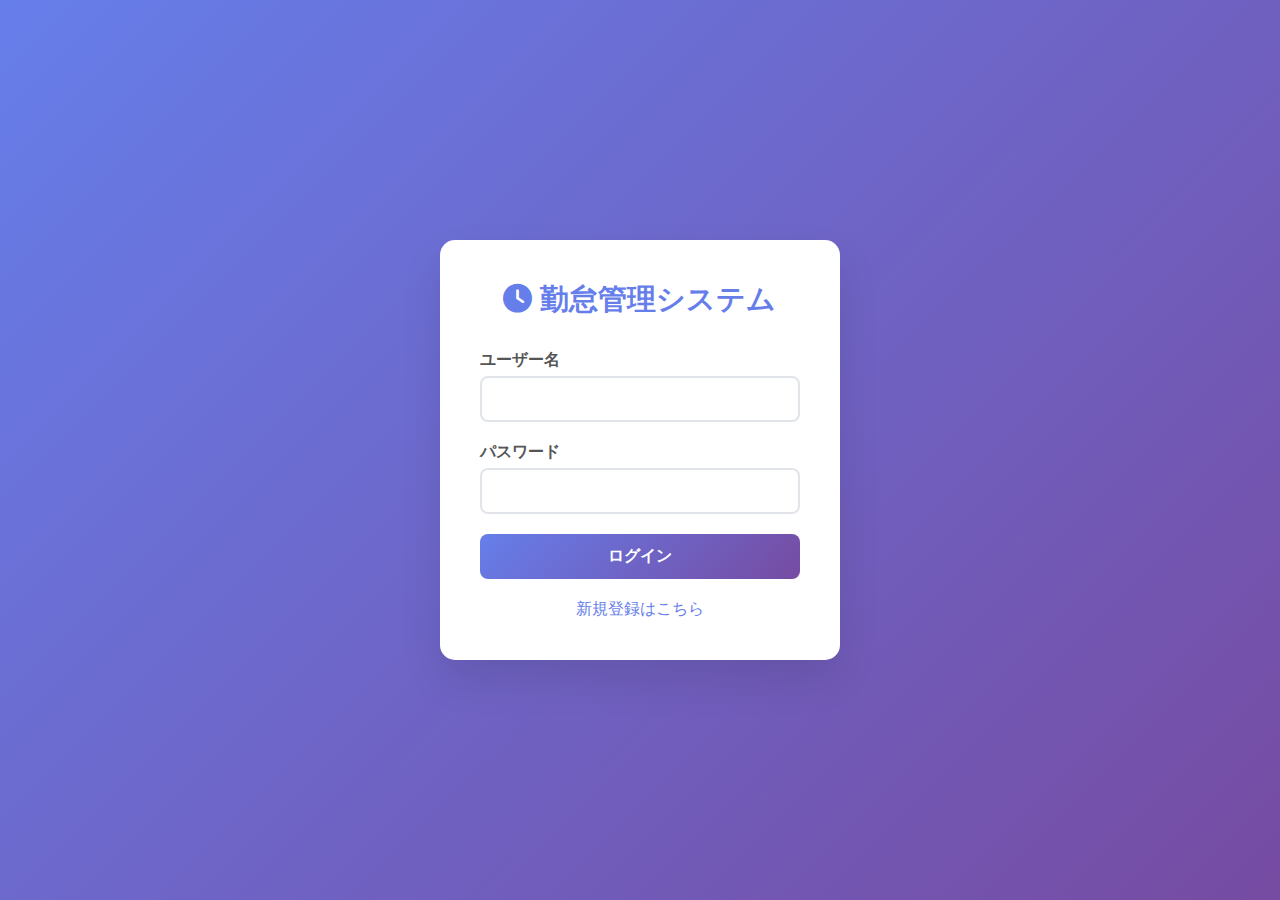
<file: frontend/index.html>
<!DOCTYPE html>
<html lang="ja">
<head>
    <meta charset="UTF-8">
    <meta name="viewport" content="width=device-width, initial-scale=1.0">
    <title>勤怠管理システム</title>
    <link rel="stylesheet" href="styles.css">
    <link href="https://cdnjs.cloudflare.com/ajax/libs/font-awesome/6.0.0/css/all.min.css" rel="stylesheet">
</head>
<body>
    <div class="container">
        <!-- ログイン画面 -->
        <div id="login-page" class="page active">
            <div class="login-container">
                <div class="login-form">
                    <h1><i class="fas fa-clock"></i> 勤怠管理システム</h1>
                    <form id="login-form">
                        <div class="form-group">
                            <label for="username">ユーザー名</label>
                            <input type="text" id="username" name="username" required>
                        </div>
                        <div class="form-group">
                            <label for="password">パスワード</label>
                            <input type="password" id="password" name="password" required>
                        </div>
                        <button type="submit" class="btn btn-primary">ログイン</button>
                    </form>
                    <div class="form-links">
                        <a href="#" id="show-register">新規登録はこちら</a>
                    </div>
                </div>
            </div>
        </div>

        <!-- 登録画面 -->
        <div id="register-page" class="page">
            <div class="login-container">
                <div class="login-form">
                    <h1><i class="fas fa-user-plus"></i> 新規登録</h1>
                    <form id="register-form">
                        <div class="form-group">
                            <label for="reg-full-name">氏名</label>
                            <input type="text" id="reg-full-name" name="full_name" required>
                        </div>
                        <div class="form-group">
                            <label for="reg-username">ユーザー名</label>
                            <input type="text" id="reg-username" name="username" required>
                        </div>
                        <div class="form-group">
                            <label for="reg-email">メールアドレス</label>
                            <input type="email" id="reg-email" name="email" required>
                        </div>
                        <div class="form-group">
                            <label for="reg-password">パスワード</label>
                            <input type="password" id="reg-password" name="password" required>
                        </div>
                        <button type="submit" class="btn btn-primary">登録</button>
                    </form>
                    <div class="form-links">
                        <a href="#" id="show-login">ログインに戻る</a>
                    </div>
                </div>
            </div>
        </div>

        <!-- メイン画面 -->
        <div id="main-page" class="page">
            <header class="header">
                <div class="header-content">
                    <h1><i class="fas fa-clock"></i> 勤怠管理システム</h1>
                    <div class="user-info">
                        <span id="user-name">ユーザー名</span>
                        <button id="admin-btn" class="btn btn-info" style="display: none;">
                            <i class="fas fa-cog"></i> 管理者メニュー
                        </button>
                        <button id="logout-btn" class="btn btn-secondary">ログアウト</button>
                    </div>
                </div>
            </header>

            <main class="main-content">
                <!-- 現在の状態表示 -->
                <div class="status-card">
                    <h2>今日の勤怠状況</h2>
                    <div class="current-status">
                        <div class="status-info">
                            <div id="current-date"></div>
                            <div id="current-time"></div>
                            <div id="work-status" class="work-status">未出勤</div>
                        </div>
                        <div class="attendance-actions">
                            <button id="clock-in-btn" onclick="recordAttendance('clock_in')" class="btn btn-success">
                                <i class="fas fa-play"></i> 出勤
                            </button>
                            <button id="clock-out-btn" onclick="recordAttendance('clock_out')" class="btn btn-danger" disabled>
                                <i class="fas fa-stop"></i> 退勤
                            </button>
                            <button id="break-start-btn" onclick="recordAttendance('break_start')" class="btn btn-warning" disabled>
                                <i class="fas fa-pause"></i> 休憩開始
                            </button>
                            <button id="break-end-btn" onclick="recordAttendance('break_end')" class="btn btn-info" disabled>
                                <i class="fas fa-play"></i> 休憩終了
                            </button>
                        </div>
                    </div>
                    
                    <!-- 今日の記録詳細 -->
                    <div class="today-details">
                        <div class="time-detail">
                            <span class="label">出勤時刻:</span>
                            <span id="today-clock-in">--:--</span>
                        </div>
                        <div class="time-detail">
                            <span class="label">退勤時刻:</span>
                            <span id="today-clock-out">--:--</span>
                        </div>
                        <div class="time-detail">
                            <span class="label">休憩開始:</span>
                            <span id="today-break-start">--:--</span>
                        </div>
                        <div class="time-detail">
                            <span class="label">休憩終了:</span>
                            <span id="today-break-end">--:--</span>
                        </div>
                    </div>

                    <!-- メモ入力 -->
                    <div class="notes-section">
                        <label for="attendance-notes">メモ</label>
                        <textarea id="attendance-notes" placeholder="特記事項があれば入力してください"></textarea>
                    </div>
                </div>

                <!-- 勤怠履歴 -->
                <div class="history-card">
                    <div class="history-header">
                        <h2>勤怠履歴</h2>
                        <div class="date-filter">
                            <input type="date" id="start-date" onchange="loadAttendanceHistory()">
                            <span>〜</span>
                            <input type="date" id="end-date" onchange="loadAttendanceHistory()">
                            <button id="update-filter" class="btn btn-secondary">検索</button>
                        </div>
                    </div>
                    <div class="history-table">
                        <table id="attendance-table">
                            <thead>
                                <tr>
                                    <th>日付</th>
                                    <th>出勤</th>
                                    <th>退勤</th>
                                    <th>休憩開始</th>
                                    <th>休憩終了</th>
                                    <th>労働時間</th>
                                    <th>状態</th>
                                    <th>メモ</th>
                                    <th>操作</th>
                                </tr>
                            </thead>
                            <tbody></tbody>
                        </table>
                    </div>
                </div>

                <!-- 修正申請一覧 -->
                <div class="history-card" id="correction-requests-card">
                    <div class="card-header">
                        <h2>修正申請履歴</h2>
                        <button onclick="openCorrectionRequestModal()" class="btn btn-success">
                            <i class="fas fa-plus"></i> 新規申請
                        </button>
                    </div>
                    <div class="correction-requests-table">
                        <table id="correction-requests-table">
                            <thead>
                                <tr>
                                    <th>対象日付</th>
                                    <th>申請内容</th>
                                    <th>申請理由</th>
                                    <th>状態</th>
                                    <th>管理者コメント</th>
                                    <th>申請日時</th>
                                </tr>
                            </thead>
                            <tbody></tbody>
                        </table>
                    </div>
                </div>
            </main>
        </div>

        <!-- 管理者ページ -->
        <div id="admin-page" class="page">
            <header class="header">
                <div class="header-content">
                    <h1><i class="fas fa-cog"></i> 管理者メニュー</h1>
                    <div class="user-info">
                        <button id="back-to-main" class="btn btn-secondary">
                            <i class="fas fa-arrow-left"></i> 戻る
                        </button>
                        <button id="logout-btn" class="btn btn-secondary">ログアウト</button>
                    </div>
                </div>
            </header>

            <main class="main-content">
                <!-- ユーザー管理 -->
                <div class="admin-card">
                    <h2>ユーザー管理</h2>
                    <div class="user-list">
                        <table id="users-table">
                            <thead>
                                <tr>
                                    <th>ID</th>
                                    <th>ユーザー名</th>
                                    <th>氏名</th>
                                    <th>メールアドレス</th>
                                    <th>管理者</th>
                                    <th>登録日</th>
                                    <th>操作</th>
                                </tr>
                            </thead>
                            <tbody></tbody>
                        </table>
                    </div>
                </div>

                <!-- 勤怠修正 -->
                <div class="admin-card">
                    <h2>勤怠記録修正・作成</h2>
                    <div class="correction-form">
                        <div class="form-row">
                            <div class="form-group">
                                <label for="correction-user">対象ユーザー</label>
                                <select id="correction-user" required>
                                    <option value="">選択してください</option>
                                </select>
                            </div>
                            <div class="form-group">
                                <label for="correction-date">日付</label>
                                <input type="date" id="correction-date" required>
                            </div>
                        </div>
                        
                        <div class="form-row">
                            <div class="form-group">
                                <label for="correction-clock-in">出勤時刻</label>
                                <input type="time" id="correction-clock-in">
                            </div>
                            <div class="form-group">
                                <label for="correction-clock-out">退勤時刻</label>
                                <input type="time" id="correction-clock-out">
                            </div>
                        </div>
                        
                        <div class="form-row">
                            <div class="form-group">
                                <label for="correction-break-start">休憩開始</label>
                                <input type="time" id="correction-break-start">
                            </div>
                            <div class="form-group">
                                <label for="correction-break-end">休憩終了</label>
                                <input type="time" id="correction-break-end">
                            </div>
                        </div>
                        
                        <div class="form-group">
                            <label for="correction-notes">メモ</label>
                            <textarea id="correction-notes" rows="3"></textarea>
                        </div>
                        
                        <div class="form-group">
                            <label for="correction-reason">修正理由 *</label>
                            <textarea id="correction-reason" rows="2" required placeholder="修正・作成理由を入力してください"></textarea>
                        </div>
                        
                        <div class="correction-actions">
                            <button onclick="loadExistingRecord()" class="btn btn-info">既存記録を読み込み</button>
                            <button onclick="createAttendanceRecord()" class="btn btn-success">新規作成</button>
                            <button onclick="updateAttendanceRecord()" class="btn btn-warning" id="update-btn" style="display: none;">修正実行</button>
                            <button onclick="clearCorrectionForm()" class="btn btn-secondary">クリア</button>
                        </div>
                    </div>
                </div>

                <!-- 修正申請の承認・管理 -->
                <div class="admin-card">
                    <h2>修正申請の管理</h2>
                    <div class="approval-table">
                        <table id="admin-correction-requests-table">
                            <thead>
                                <tr>
                                    <th>申請者</th>
                                    <th>対象日付</th>
                                    <th>申請内容</th>
                                    <th>申請理由</th>
                                    <th>状態</th>
                                    <th>申請日</th>
                                    <th>操作</th>
                                </tr>
                            </thead>
                            <tbody></tbody>
                        </table>
                    </div>
                </div>

                <!-- 選択ユーザーの勤怠一覧 -->
                <div class="admin-card" id="user-attendance-card" style="display: none;">
                    <div class="card-header">
                        <h2 id="user-attendance-title">勤怠一覧</h2>
                        <div class="date-filter">
                            <input type="date" id="admin-start-date">
                            <span>〜</span>
                            <input type="date" id="admin-end-date">
                            <button id="update-admin-filter" class="btn btn-secondary">検索</button>
                        </div>
                    </div>
                    <div class="history-table">
                        <table id="user-attendance-table">
                            <thead>
                                <tr>
                                    <th>日付</th>
                                    <th>出勤</th>
                                    <th>退勤</th>
                                    <th>休憩開始</th>
                                    <th>休憩終了</th>
                                    <th>労働時間</th>
                                    <th>状態</th>
                                    <th>メモ</th>
                                    <th>操作</th>
                                </tr>
                            </thead>
                            <tbody></tbody>
                        </table>
                    </div>
                </div>
            </main>
        </div>

        <!-- 修正申請モーダル -->
        <div id="correction-request-modal" class="modal">
            <div class="modal-content">
                <div class="modal-header">
                    <h3>勤怠修正申請</h3>
                    <span class="close" onclick="closeCorrectionRequestModal()">&times;</span>
                </div>
                <div class="modal-body">
                    <form id="correction-request-form">
                        <div class="form-group">
                            <label for="request-date">対象日付 *</label>
                            <input type="date" id="request-date" required>
                        </div>
                        
                        <div class="form-row">
                            <div class="form-group">
                                <label for="request-clock-in">出勤時刻</label>
                                <input type="time" id="request-clock-in">
                            </div>
                            <div class="form-group">
                                <label for="request-clock-out">退勤時刻</label>
                                <input type="time" id="request-clock-out">
                            </div>
                        </div>
                        
                        <div class="form-row">
                            <div class="form-group">
                                <label for="request-break-start">休憩開始</label>
                                <input type="time" id="request-break-start">
                            </div>
                            <div class="form-group">
                                <label for="request-break-end">休憩終了</label>
                                <input type="time" id="request-break-end">
                            </div>
                        </div>
                        
                        <div class="form-group">
                            <label for="request-notes">メモ</label>
                            <textarea id="request-notes" rows="3"></textarea>
                        </div>
                        
                        <div class="form-group">
                            <label for="request-reason">申請理由 *</label>
                            <textarea id="request-reason" rows="3" required placeholder="修正が必要な理由を入力してください"></textarea>
                        </div>
                        
                        <div class="modal-actions">
                            <button type="button" onclick="submitCorrectionRequest()" class="btn btn-primary">申請する</button>
                            <button type="button" onclick="closeCorrectionRequestModal()" class="btn btn-secondary">キャンセル</button>
                        </div>
                    </form>
                </div>
            </div>
        </div>

        <!-- 承認モーダル -->
        <div id="approval-modal" class="modal">
            <div class="modal-content">
                <div class="modal-header">
                    <h3>修正申請の処理</h3>
                    <span class="close" onclick="closeApprovalModal()">&times;</span>
                </div>
                <div class="modal-body">
                    <div id="approval-request-details"></div>
                    <form id="approval-form">
                        <div class="form-group">
                            <label for="admin-notes">管理者コメント</label>
                            <textarea id="admin-notes" rows="3" placeholder="承認・却下の理由や追加コメントを入力"></textarea>
                        </div>
                        
                        <div class="modal-actions">
                            <button type="button" onclick="processRequest('approved')" class="btn btn-success">承認</button>
                            <button type="button" onclick="processRequest('rejected')" class="btn btn-danger">却下</button>
                            <button type="button" onclick="closeApprovalModal()" class="btn btn-secondary">キャンセル</button>
                        </div>
                    </form>
                </div>
            </div>
        </div>

        <!-- メッセージ表示 -->
        <div id="message" class="message"></div>
    </div>

    <script type="module" src="js/app.js"></script>
</body>
</html>
</file>
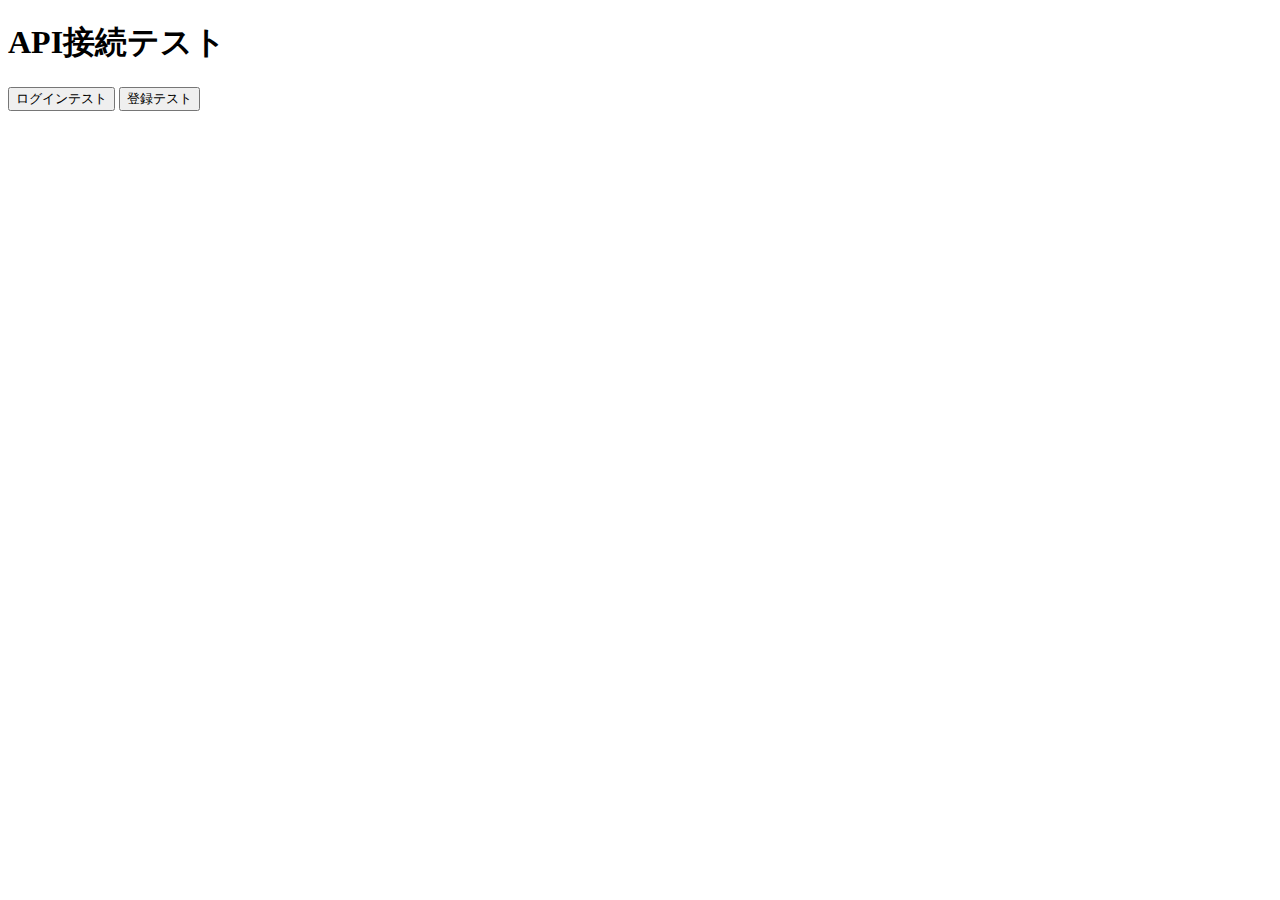
<file: frontend/test.html>
<!DOCTYPE html>
<html lang="ja">
<head>
    <meta charset="UTF-8">
    <meta name="viewport" content="width=device-width, initial-scale=1.0">
    <title>API接続テスト</title>
</head>
<body>
    <h1>API接続テスト</h1>
    <div>
        <button onclick="testLogin()">ログインテスト</button>
        <button onclick="testRegister()">登録テスト</button>
    </div>
    <div id="result"></div>

    <script>
        const API_BASE_URL = 'http://localhost:8001';
        
        async function testLogin() {
            const resultDiv = document.getElementById('result');
            try {
                const response = await fetch(`${API_BASE_URL}/auth/login`, {
                    method: 'POST',
                    headers: {
                        'Content-Type': 'application/json'
                    },
                    body: JSON.stringify({
                        username: 'testuser',
                        password: 'testpass'
                    })
                });

                if (response.ok) {
                    const data = await response.json();
                    resultDiv.innerHTML = `<p style="color: green;">ログイン成功: ${JSON.stringify(data, null, 2)}</p>`;
                } else {
                    const error = await response.json();
                    resultDiv.innerHTML = `<p style="color: red;">ログイン失敗: ${error.detail}</p>`;
                }
            } catch (error) {
                console.error('Login error:', error);
                resultDiv.innerHTML = `<p style="color: red;">ネットワークエラー: ${error.message}</p>`;
            }
        }
        
        async function testRegister() {
            const resultDiv = document.getElementById('result');
            try {
                const response = await fetch(`${API_BASE_URL}/auth/register`, {
                    method: 'POST',
                    headers: {
                        'Content-Type': 'application/json'
                    },
                    body: JSON.stringify({
                        username: 'testuser2',
                        email: 'test2@example.com',
                        password: 'testpass2',
                        full_name: 'Test User 2'
                    })
                });

                if (response.ok) {
                    const data = await response.json();
                    resultDiv.innerHTML = `<p style="color: green;">登録成功: ${JSON.stringify(data, null, 2)}</p>`;
                } else {
                    const error = await response.json();
                    resultDiv.innerHTML = `<p style="color: red;">登録失敗: ${error.detail}</p>`;
                }
            } catch (error) {
                console.error('Register error:', error);
                resultDiv.innerHTML = `<p style="color: red;">ネットワークエラー: ${error.message}</p>`;
            }
        }
    </script>
</body>
</html>
</file>
<file: frontend/styles.css>
/* リセットとベーススタイル */
* {
    margin: 0;
    padding: 0;
    box-sizing: border-box;
}

body {
    font-family: 'Segoe UI', Tahoma, Geneva, Verdana, sans-serif;
    background: linear-gradient(135deg, #667eea 0%, #764ba2 100%);
    min-height: 100vh;
    color: #333;
}

.container {
    position: relative;
    min-height: 100vh;
}

/* ページ表示制御 */
.page {
    display: none;
}

.page.active {
    display: block;
}

/* ログイン・登録ページ */
.login-container {
    display: flex;
    justify-content: center;
    align-items: center;
    min-height: 100vh;
    padding: 20px;
}

.login-form {
    background: white;
    padding: 40px;
    border-radius: 15px;
    box-shadow: 0 20px 40px rgba(0, 0, 0, 0.1);
    width: 100%;
    max-width: 400px;
}

.login-form h1 {
    text-align: center;
    margin-bottom: 30px;
    color: #667eea;
    font-size: 1.8rem;
}

.form-group {
    margin-bottom: 20px;
}

.form-group label {
    display: block;
    margin-bottom: 5px;
    font-weight: 600;
    color: #555;
}

.form-group input {
    width: 100%;
    padding: 12px;
    border: 2px solid #e1e5e9;
    border-radius: 8px;
    font-size: 16px;
    transition: border-color 0.3s;
}

.form-group input:focus {
    outline: none;
    border-color: #667eea;
}

.btn {
    padding: 12px 24px;
    border: none;
    border-radius: 8px;
    cursor: pointer;
    font-size: 16px;
    font-weight: 600;
    transition: all 0.3s;
    display: inline-flex;
    align-items: center;
    gap: 8px;
}

.btn:hover {
    transform: translateY(-2px);
    box-shadow: 0 5px 15px rgba(0, 0, 0, 0.2);
}

.btn:disabled {
    opacity: 0.6;
    cursor: not-allowed;
    transform: none;
    box-shadow: none;
}

.btn-primary {
    background: linear-gradient(135deg, #667eea 0%, #764ba2 100%);
    color: white;
    width: 100%;
    justify-content: center;
}

.btn-secondary {
    background: #6c757d;
    color: white;
}

.btn-success {
    background: #28a745;
    color: white;
}

.btn-danger {
    background: #dc3545;
    color: white;
}

.btn-warning {
    background: #ffc107;
    color: #212529;
}

.btn-info {
    background: #17a2b8;
    color: white;
}

.form-links {
    text-align: center;
    margin-top: 20px;
}

.form-links a {
    color: #667eea;
    text-decoration: none;
}

.form-links a:hover {
    text-decoration: underline;
}

/* メイン画面 */
.header {
    background: white;
    box-shadow: 0 2px 10px rgba(0, 0, 0, 0.1);
    position: sticky;
    top: 0;
    z-index: 100;
}

.header-content {
    max-width: 1200px;
    margin: 0 auto;
    padding: 20px;
    display: flex;
    justify-content: space-between;
    align-items: center;
}

.header h1 {
    color: #667eea;
    font-size: 1.5rem;
}

.user-info {
    display: flex;
    align-items: center;
    gap: 15px;
}

.main-content {
    max-width: 1200px;
    margin: 0 auto;
    padding: 30px 20px;
}

/* ステータスカード */
.status-card {
    background: white;
    border-radius: 15px;
    padding: 30px;
    box-shadow: 0 10px 30px rgba(0, 0, 0, 0.1);
    margin-bottom: 30px;
}

.status-card h2 {
    color: #333;
    margin-bottom: 20px;
    font-size: 1.4rem;
}

.current-status {
    display: grid;
    grid-template-columns: 1fr auto;
    gap: 30px;
    align-items: center;
    margin-bottom: 30px;
}

.status-info {
    display: flex;
    flex-direction: column;
    gap: 10px;
}

#current-date {
    font-size: 1.2rem;
    font-weight: 600;
    color: #333;
}

#current-time {
    font-size: 2rem;
    font-weight: 700;
    color: #667eea;
}

.work-status {
    font-size: 1.1rem;
    font-weight: 600;
    padding: 8px 16px;
    border-radius: 20px;
    display: inline-block;
    background: #e9ecef;
    color: #6c757d;
}

.work-status.working {
    background: #d4edda;
    color: #155724;
}

.work-status.break {
    background: #fff3cd;
    color: #856404;
}

.attendance-actions {
    display: grid;
    grid-template-columns: repeat(2, 1fr);
    gap: 15px;
}

/* 今日の詳細 */
.today-details {
    display: grid;
    grid-template-columns: repeat(auto-fit, minmax(200px, 1fr));
    gap: 20px;
    margin-bottom: 30px;
    padding: 20px;
    background: #f8f9fa;
    border-radius: 10px;
}

.time-detail {
    display: flex;
    justify-content: space-between;
    align-items: center;
}

.time-detail .label {
    font-weight: 600;
    color: #666;
}

.time-detail span:last-child {
    font-weight: 700;
    color: #333;
    font-family: monospace;
}

/* メモセクション */
.notes-section {
    margin-top: 20px;
}

.notes-section label {
    display: block;
    margin-bottom: 8px;
    font-weight: 600;
    color: #555;
}

.notes-section textarea {
    width: 100%;
    padding: 12px;
    border: 2px solid #e1e5e9;
    border-radius: 8px;
    font-family: inherit;
    font-size: 14px;
    min-height: 80px;
    resize: vertical;
}

.notes-section textarea:focus {
    outline: none;
    border-color: #667eea;
}

/* 履歴カード */
.history-card {
    background: white;
    border-radius: 15px;
    padding: 30px;
    box-shadow: 0 10px 30px rgba(0, 0, 0, 0.1);
}

.history-header {
    display: flex;
    justify-content: space-between;
    align-items: center;
    margin-bottom: 20px;
    flex-wrap: wrap;
    gap: 20px;
}

.history-header h2 {
    color: #333;
    font-size: 1.4rem;
}

.date-filter {
    display: flex;
    align-items: center;
    gap: 10px;
    flex-wrap: wrap;
}

.date-filter input {
    padding: 8px 12px;
    border: 2px solid #e1e5e9;
    border-radius: 6px;
    font-size: 14px;
}

.date-filter input:focus {
    outline: none;
    border-color: #667eea;
}

/* テーブル */
.history-table {
    overflow-x: auto;
}

table {
    width: 100%;
    border-collapse: collapse;
    margin-top: 20px;
}

th, td {
    padding: 12px;
    text-align: left;
    border-bottom: 1px solid #dee2e6;
}

th {
    background: #f8f9fa;
    font-weight: 600;
    color: #495057;
    position: sticky;
    top: 0;
}

tr:hover {
    background: #f8f9fa;
}

.status-badge {
    padding: 4px 8px;
    border-radius: 12px;
    font-size: 12px;
    font-weight: 600;
    text-transform: uppercase;
}

.status-present {
    background: #d4edda;
    color: #155724;
}

.status-absent {
    background: #f8d7da;
    color: #721c24;
}

.status-late {
    background: #fff3cd;
    color: #856404;
}

/* メッセージ */
.message {
    position: fixed;
    top: 20px;
    right: 20px;
    padding: 15px 20px;
    border-radius: 8px;
    font-weight: 600;
    z-index: 1000;
    transform: translateX(400px);
    transition: transform 0.3s;
    box-shadow: 0 5px 15px rgba(0, 0, 0, 0.2);
}

.message.show {
    transform: translateX(0);
}

.message.success {
    background: #d4edda;
    color: #155724;
    border: 1px solid #c3e6cb;
}

.message.error {
    background: #f8d7da;
    color: #721c24;
    border: 1px solid #f5c6cb;
}

.message.info {
    background: #cce7ff;
    color: #004085;
    border: 1px solid #b8daff;
}

/* レスポンシブ */
@media (max-width: 768px) {
    .current-status {
        grid-template-columns: 1fr;
        text-align: center;
    }

    .attendance-actions {
        grid-template-columns: 1fr;
    }

    .history-header {
        flex-direction: column;
        align-items: stretch;
    }

    .date-filter {
        justify-content: center;
    }

    .today-details {
        grid-template-columns: 1fr;
    }

    .header-content {
        flex-direction: column;
        gap: 15px;
        text-align: center;
    }
}

@media (max-width: 480px) {
    .main-content {
        padding: 20px 15px;
    }

    .status-card, .history-card {
        padding: 20px;
    }

    .login-form {
        padding: 30px 20px;
    }
}

/* 管理者ページ */
.admin-card {
    background: white;
    border-radius: 15px;
    padding: 30px;
    box-shadow: 0 10px 30px rgba(0, 0, 0, 0.1);
    margin-bottom: 30px;
}

.admin-card h2 {
    color: #333;
    margin-bottom: 20px;
    font-size: 1.4rem;
}

.card-header {
    display: flex;
    justify-content: space-between;
    align-items: center;
    margin-bottom: 20px;
    flex-wrap: wrap;
    gap: 20px;
}

.correction-form {
    background: #f8f9fa;
    padding: 25px;
    border-radius: 10px;
    margin-top: 20px;
}

.form-row {
    display: grid;
    grid-template-columns: 1fr 1fr;
    gap: 20px;
    margin-bottom: 20px;
}

.form-row .form-group {
    margin-bottom: 0;
}

.correction-actions {
    display: flex;
    gap: 15px;
    margin-top: 25px;
    flex-wrap: wrap;
}

.correction-actions .btn {
    min-width: 120px;
}

#correction-user, #correction-date, 
#correction-clock-in, #correction-clock-out,
#correction-break-start, #correction-break-end {
    width: 100%;
    padding: 10px;
    border: 2px solid #e1e5e9;
    border-radius: 6px;
    font-size: 14px;
}

#correction-user:focus, #correction-date:focus,
#correction-clock-in:focus, #correction-clock-out:focus,
#correction-break-start:focus, #correction-break-end:focus {
    outline: none;
    border-color: #667eea;
}

.user-list {
    overflow-x: auto;
}

.admin-actions {
    display: flex;
    gap: 8px;
}

.admin-actions .btn {
    padding: 6px 12px;
    font-size: 12px;
}

.edit-record-btn {
    background: #ffc107;
    color: #212529;
}

.edit-record-btn:hover {
    background: #ffca2c;
}

/* モーダル */
.modal {
    display: none;
    position: fixed;
    z-index: 1000;
    left: 0;
    top: 0;
    width: 100%;
    height: 100%;
    background-color: rgba(0, 0, 0, 0.5);
    backdrop-filter: blur(5px);
}

.modal-content {
    background-color: white;
    margin: 5% auto;
    border-radius: 15px;
    width: 90%;
    max-width: 600px;
    box-shadow: 0 20px 40px rgba(0, 0, 0, 0.2);
    animation: modalSlideIn 0.3s ease-out;
}

.modal-header {
    display: flex;
    justify-content: space-between;
    align-items: center;
    padding: 25px 30px 0;
    border-bottom: 1px solid #e1e5e9;
    margin-bottom: 25px;
}

.modal-header h3 {
    color: #333;
    margin: 0;
    font-size: 1.3rem;
}

.close {
    color: #aaa;
    font-size: 28px;
    font-weight: bold;
    cursor: pointer;
    transition: color 0.3s;
}

.close:hover {
    color: #667eea;
}

.modal-body {
    padding: 0 30px 30px;
}

.modal-actions {
    display: flex;
    gap: 15px;
    justify-content: flex-end;
    margin-top: 30px;
    padding-top: 20px;
    border-top: 1px solid #e1e5e9;
}

@keyframes modalSlideIn {
    from {
        opacity: 0;
        transform: translateY(-50px);
    }
    to {
        opacity: 1;
        transform: translateY(0);
    }
}

/* 申請状態バッジ */
.request-status-pending {
    background: #fff3cd;
    color: #856404;
    padding: 4px 8px;
    border-radius: 12px;
    font-size: 12px;
    font-weight: 600;
}

.request-status-approved {
    background: #d4edda;
    color: #155724;
    padding: 4px 8px;
    border-radius: 12px;
    font-size: 12px;
    font-weight: 600;
}

.request-status-rejected {
    background: #f8d7da;
    color: #721c24;
    padding: 4px 8px;
    border-radius: 12px;
    font-size: 12px;
    font-weight: 600;
}

.request-details {
    background: #f8f9fa;
    padding: 20px;
    border-radius: 10px;
    margin-bottom: 20px;
}

.request-details h4 {
    margin: 0 0 15px 0;
    color: #333;
}

.request-details .detail-row {
    display: grid;
    grid-template-columns: 120px 1fr;
    gap: 10px;
    margin-bottom: 10px;
}

.request-details .detail-label {
    font-weight: 600;
    color: #666;
}

/* アニメーション */
@keyframes fadeIn {
    from {
        opacity: 0;
        transform: translateY(20px);
    }
    to {
        opacity: 1;
        transform: translateY(0);
    }
}

.status-card, .history-card {
    animation: fadeIn 0.6s ease-out;
}

/* 読み込み中表示 */
.loading {
    display: inline-block;
    width: 20px;
    height: 20px;
    border: 3px solid #f3f3f3;
    border-top: 3px solid #667eea;
    border-radius: 50%;
    animation: spin 1s linear infinite;
}

@keyframes spin {
    0% { transform: rotate(0deg); }
    100% { transform: rotate(360deg); }
}
</file>
